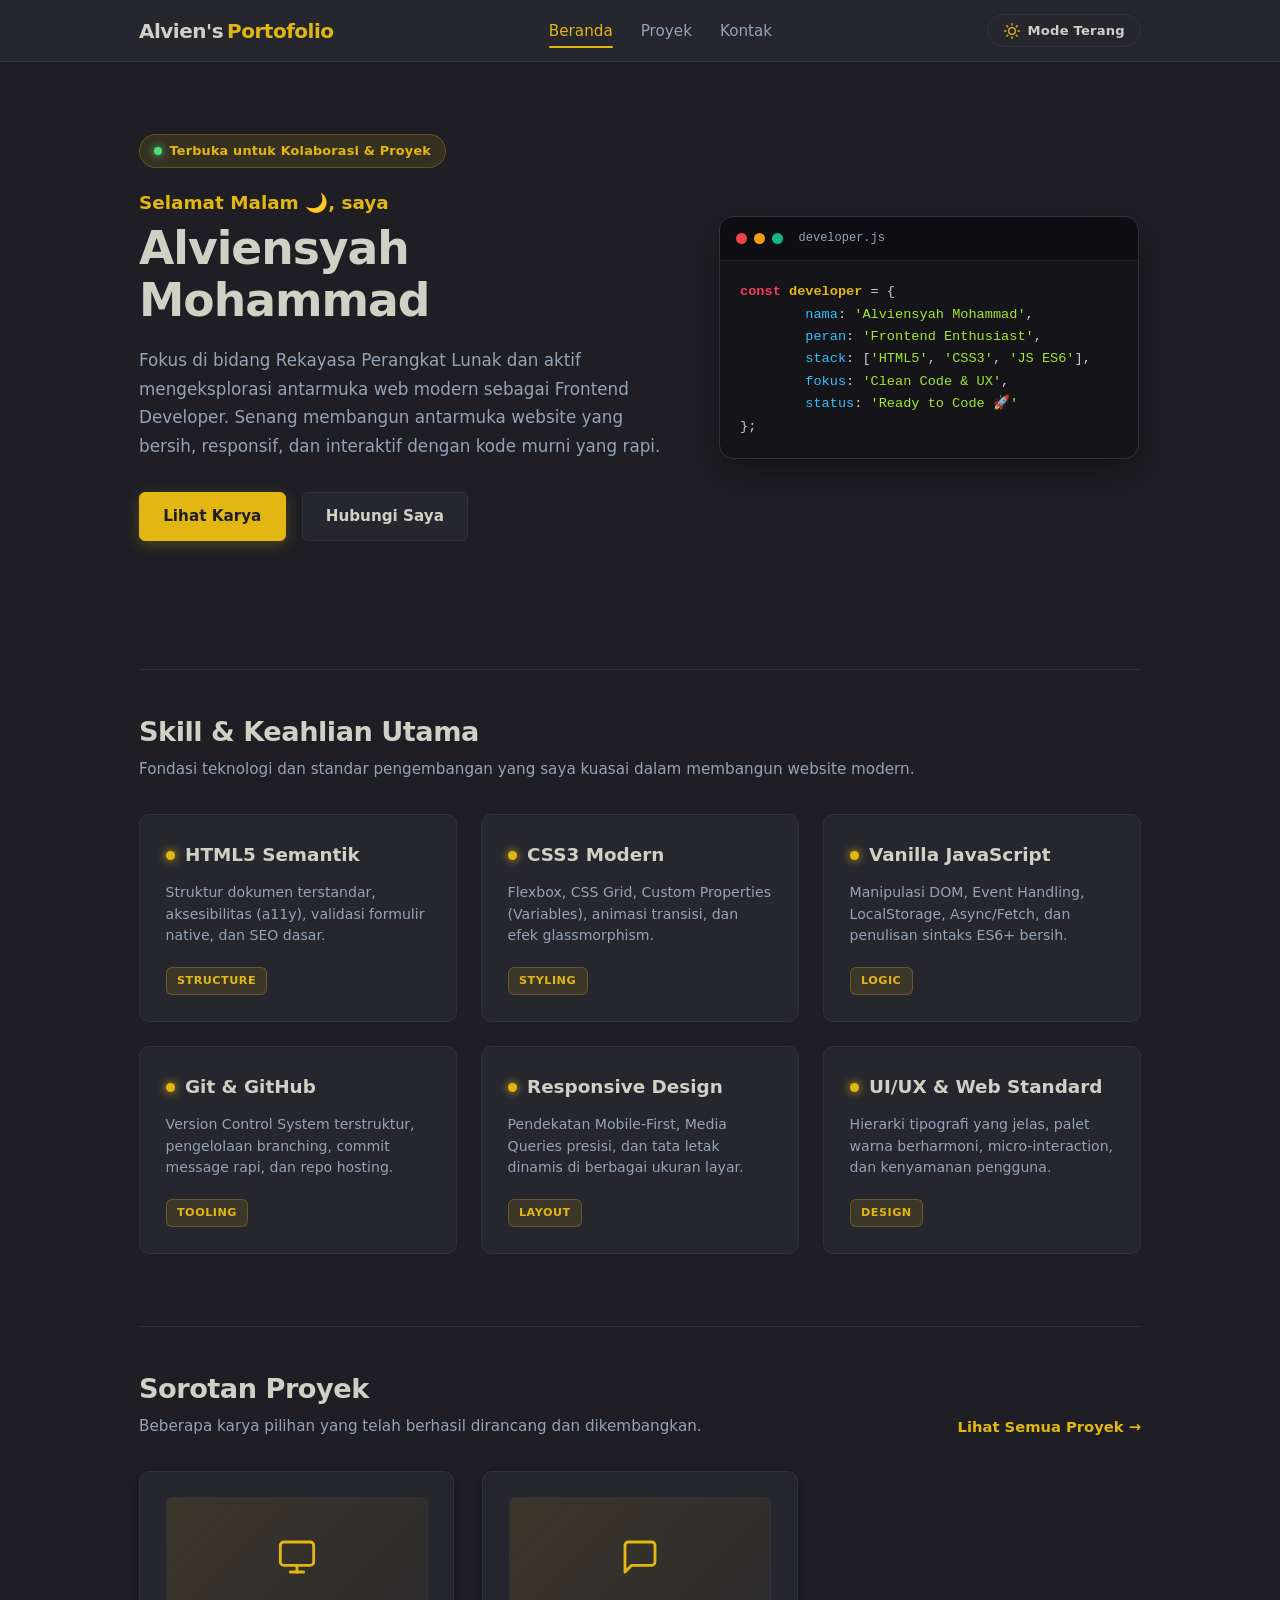
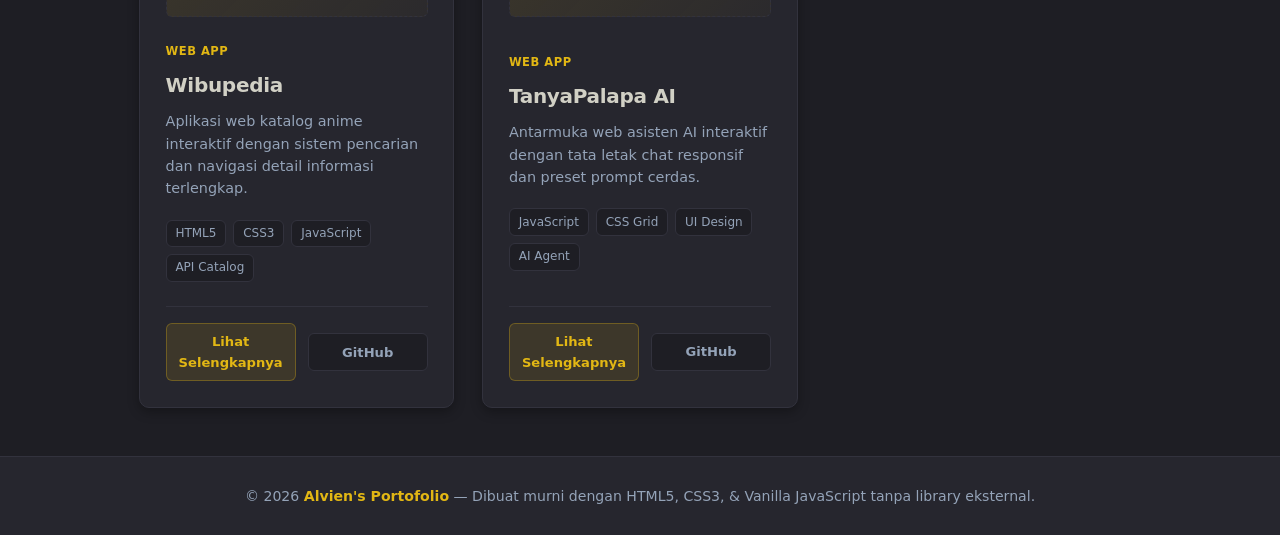
<file: index.html>
<!DOCTYPE html>
<html lang="id">
<head>
    <meta charset="UTF-8">
    <meta name="viewport" content="width=device-width, initial-scale=1.0">
    <meta name="description" content="Portofolio Pribadi Alviensyah Mohammad - Siswa Rekayasa Perangkat Lunak & Frontend Developer. Dibuat murni dengan HTML, CSS, dan JavaScript.">
    <title>Alvien's Portofolio | Beranda</title>
    <link rel="icon" href="data:image/svg+xml,<svg xmlns='http://www.w3.org/2000/svg' viewBox='0 0 100 100'><circle cx='50' cy='50' r='50' fill='%23e2b714'/><text y='.72em' x='50%' text-anchor='middle' font-size='56' font-family='system-ui,sans-serif' font-weight='bold' fill='%231e1e24'>A</text></svg>">
    <link rel="stylesheet" href="./css/style.css">
</head>
<body class="dark-mode">
    <!-- Header & Navigasi -->
    <header>
        <nav class="navbar">
            <a href="index.html" class="logo">Alvien's<span> Portofolio</span></a>
            
            <ul class="nav-links" id="nav-links">
                <li><a href="index.html" class="active">Beranda</a></li>
                <li><a href="projects.html">Proyek</a></li>
                <li><a href="contact.html">Kontak</a></li>
            </ul>

            <div class="nav-actions">
                <!-- Tombol Toggle Tema Modern -->
                <button id="theme-toggle" class="btn-theme" type="button" aria-label="Ganti Tema">
                    <!-- Ikon Matahari -->
                    <svg class="theme-icon sun-icon" viewBox="0 0 24 24" width="16" height="16" fill="none" stroke="currentColor" stroke-width="2" stroke-linecap="round" stroke-linejoin="round">
                        <circle cx="12" cy="12" r="5"></circle>
                        <line x1="12" y1="1" x2="12" y2="3"></line>
                        <line x1="12" y1="21" x2="12" y2="23"></line>
                        <line x1="4.22" y1="4.22" x2="5.64" y2="5.64"></line>
                        <line x1="18.36" y1="18.36" x2="19.78" y2="19.78"></line>
                        <line x1="1" y1="12" x2="3" y2="12"></line>
                        <line x1="21" y1="12" x2="23" y2="12"></line>
                        <line x1="4.22" y1="19.78" x2="5.64" y2="18.36"></line>
                        <line x1="18.36" y1="5.64" x2="19.78" y2="4.22"></line>
                    </svg>

                    <!-- Ikon Bulan -->
                    <svg class="theme-icon moon-icon" viewBox="0 0 24 24" width="16" height="16" fill="none" stroke="currentColor" stroke-width="2" stroke-linecap="round" stroke-linejoin="round">
                        <path d="M21 12.79A9 9 0 1 1 11.21 3 7 7 0 0 0 21 12.79z"></path>
                    </svg>
                    <span id="theme-text">Mode Terang</span>
                </button>

                <!-- Tombol Menu Mobile Hamburger -->
                <button id="mobile-menu-btn" class="btn-mobile-menu" type="button" aria-label="Buka Navigasi" aria-expanded="false">
                    <span class="hamburger-line"></span>
                    <span class="hamburger-line"></span>
                    <span class="hamburger-line"></span>
                </button>
            </div>
        </nav>
    </header>

    <!-- Konten Utama -->
    <main class="container">
        <!-- Hero Section -->
        <section class="hero">
            <div class="hero-content">
                <div class="hero-text">
                    <div class="status-badge">
                        <span class="status-dot"></span>
                        <span>Terbuka untuk Kolaborasi & Proyek</span>
                    </div>
                    <p class="greeting" id="hero-greeting">Halo, saya</p>
                    <h1>Alviensyah Mohammad</h1>
                    <p class="bio">
                        Fokus di bidang Rekayasa Perangkat Lunak dan aktif mengeksplorasi antarmuka web modern sebagai Frontend Developer. Senang membangun antarmuka website yang bersih, responsif, dan interaktif dengan kode murni yang rapi.
                    </p>
                    <div class="hero-actions">
                        <a href="projects.html" class="btn btn-primary">Lihat Karya</a>
                        <a href="contact.html" class="btn btn-secondary">Hubungi Saya</a>
                    </div>
                </div>

                <!-- Hero Visual: Kartu Kode Developer -->
                <div class="hero-visual">
                    <div class="code-card">
                        <div class="code-card-header">
                            <span class="code-dot red"></span>
                            <span class="code-dot yellow"></span>
                            <span class="code-dot green"></span>
                            <span class="code-card-title">developer.js</span>
                        </div>
                        <pre class="code-card-body"><code><span class="code-keyword">const</span> <span class="code-variable">developer</span> = {
        <span class="code-property">nama</span>: <span class="code-string">'Alviensyah Mohammad'</span>,
        <span class="code-property">peran</span>: <span class="code-string">'Frontend Enthusiast'</span>,
        <span class="code-property">stack</span>: [<span class="code-string">'HTML5'</span>, <span class="code-string">'CSS3'</span>, <span class="code-string">'JS ES6'</span>],
        <span class="code-property">fokus</span>: <span class="code-string">'Clean Code & UX'</span>,
        <span class="code-property">status</span>: <span class="code-string">'Ready to Code 🚀'</span>
};</code></pre>
                    </div>
                </div>
            </div>
        </section>

        <!-- Ringkasan Skills -->
        <section class="skills-section">
            <div class="section-title-wrap">
                <h2>Skill & Keahlian Utama</h2>
                <p>Fondasi teknologi dan standar pengembangan yang saya kuasai dalam membangun website modern.</p>
            </div>

            <div class="skills-grid">
                <!-- Skill 1 -->
                <div class="skills-card">
                    <div class="skill-header">
                        <span class="skill-dot"></span>
                        <h3>HTML5 Semantik</h3>
                    </div>
                    <p class="skill-desc">Struktur dokumen terstandar, aksesibilitas (a11y), validasi formulir native, dan SEO dasar.</p>
                    <span class="skill-tag">Structure</span>
                </div>

                <!-- Skill 2 -->
                <div class="skills-card">
                    <div class="skill-header">
                        <span class="skill-dot"></span>
                        <h3>CSS3 Modern</h3>
                    </div>
                    <p class="skill-desc">Flexbox, CSS Grid, Custom Properties (Variables), animasi transisi, dan efek glassmorphism.</p>
                    <span class="skill-tag">Styling</span>
                </div>

                <!-- Skill 3 -->
                <div class="skills-card">
                    <div class="skill-header">
                        <span class="skill-dot"></span>
                        <h3>Vanilla JavaScript</h3>
                    </div>
                    <p class="skill-desc">Manipulasi DOM, Event Handling, LocalStorage, Async/Fetch, dan penulisan sintaks ES6+ bersih.</p>
                    <span class="skill-tag">Logic</span>
                </div>

                <!-- Skill 4 -->
                <div class="skills-card">
                    <div class="skill-header">
                        <span class="skill-dot"></span>
                        <h3>Git & GitHub</h3>
                    </div>
                    <p class="skill-desc">Version Control System terstruktur, pengelolaan branching, commit message rapi, dan repo hosting.</p>
                    <span class="skill-tag">Tooling</span>
                </div>

                <!-- Skill 5 -->
                <div class="skills-card">
                    <div class="skill-header">
                        <span class="skill-dot"></span>
                        <h3>Responsive Design</h3>
                    </div>
                    <p class="skill-desc">Pendekatan Mobile-First, Media Queries presisi, dan tata letak dinamis di berbagai ukuran layar.</p>
                    <span class="skill-tag">Layout</span>
                </div>

                <!-- Skill 6 -->
                <div class="skills-card">
                    <div class="skill-header">
                        <span class="skill-dot"></span>
                        <h3>UI/UX & Web Standard</h3>
                    </div>
                    <p class="skill-desc">Hierarki tipografi yang jelas, palet warna berharmoni, micro-interaction, dan kenyamanan pengguna.</p>
                    <span class="skill-tag">Design</span>
                </div>
            </div>
        </section>

        <!-- Sorotan Proyek Pilihan -->
        <section class="featured-section">
            <div class="section-title-wrap flex-between">
                <div>
                    <h2>Sorotan Proyek</h2>
                    <p>Beberapa karya pilihan yang telah berhasil dirancang dan dikembangkan.</p>
                </div>
                <a href="projects.html" class="link-arrow">Lihat Semua Proyek &rarr;</a>
            </div>

            <div class="projects-grid">
                <!-- Proyek 1 -->
                <article class="project-card">
                    <div class="project-banner-placeholder">
                        <svg viewBox="0 0 24 24" width="40" height="40" fill="none" stroke="currentColor" stroke-width="1.7" stroke-linecap="round" stroke-linejoin="round">
                            <rect x="2" y="3" width="20" height="14" rx="2" ry="2"></rect>
                            <line x1="8" y1="21" x2="16" y2="21"></line>
                            <line x1="12" y1="17" x2="12" y2="21"></line>
                        </svg>
                    </div>
                    <div class="project-info">
                        <span class="badge">Web App</span>
                        <h3>Wibupedia</h3>
                        <p>Aplikasi web katalog anime interaktif dengan sistem pencarian dan navigasi detail informasi terlengkap.</p>
                        <div class="tags">
                            <span>HTML5</span>
                            <span>CSS3</span>
                            <span>JavaScript</span>
                            <span>API Catalog</span>
                        </div>
                    </div>
                    <div class="project-card-footer">
                        <a href="projects.html" class="btn-card-action btn-detail">Lihat Selengkapnya</a>
                        <a href="https://github.com/Haku47" target="_blank" rel="noopener" class="btn-card-action btn-code">GitHub</a>
                    </div>
                </article>

                <!-- Proyek 2 -->
                <article class="project-card">
                    <div class="project-banner-placeholder">
                        <svg viewBox="0 0 24 24" width="40" height="40" fill="none" stroke="currentColor" stroke-width="1.7" stroke-linecap="round" stroke-linejoin="round">
                            <path d="M21 15a2 2 0 0 1-2 2H7l-4 4V5a2 2 0 0 1 2-2h14a2 2 0 0 1 2 2z"></path>
                        </svg>
                    </div>
                    <div class="project-info">
                        <span class="badge">Web App</span>
                        <h3>TanyaPalapa AI</h3>
                        <p>Antarmuka web asisten AI interaktif dengan tata letak chat responsif dan preset prompt cerdas.</p>
                        <div class="tags">
                            <span>JavaScript</span>
                            <span>CSS Grid</span>
                            <span>UI Design</span>
                            <span>AI Agent</span>
                        </div>
                    </div>
                    <div class="project-card-footer">
                        <a href="projects.html" class="btn-card-action btn-detail">Lihat Selengkapnya</a>
                        <a href="https://github.com/Haku47" target="_blank" rel="noopener" class="btn-card-action btn-code">GitHub</a>
                    </div>
                </article>
            </div>
        </section>
    </main>

    <!-- Tombol Scroll to Top -->
    <button id="scroll-top-btn" class="btn-scroll-top" type="button" aria-label="Kembali ke atas">
        <svg viewBox="0 0 24 24" width="20" height="20" fill="none" stroke="currentColor" stroke-width="2.2" stroke-linecap="round" stroke-linejoin="round">
            <polyline points="18 15 12 9 6 15"></polyline>
        </svg>
    </button>

    <!-- Footer -->
    <footer>
        <p>&copy; 2026 <strong>Alvien's Portofolio</strong> &mdash; Dibuat murni dengan HTML5, CSS3, &amp; Vanilla JavaScript tanpa library eksternal.</p>
    </footer>

    <!-- Script Utama -->
    <script src="./js/main.js"></script>
</body>
</html>
</file>
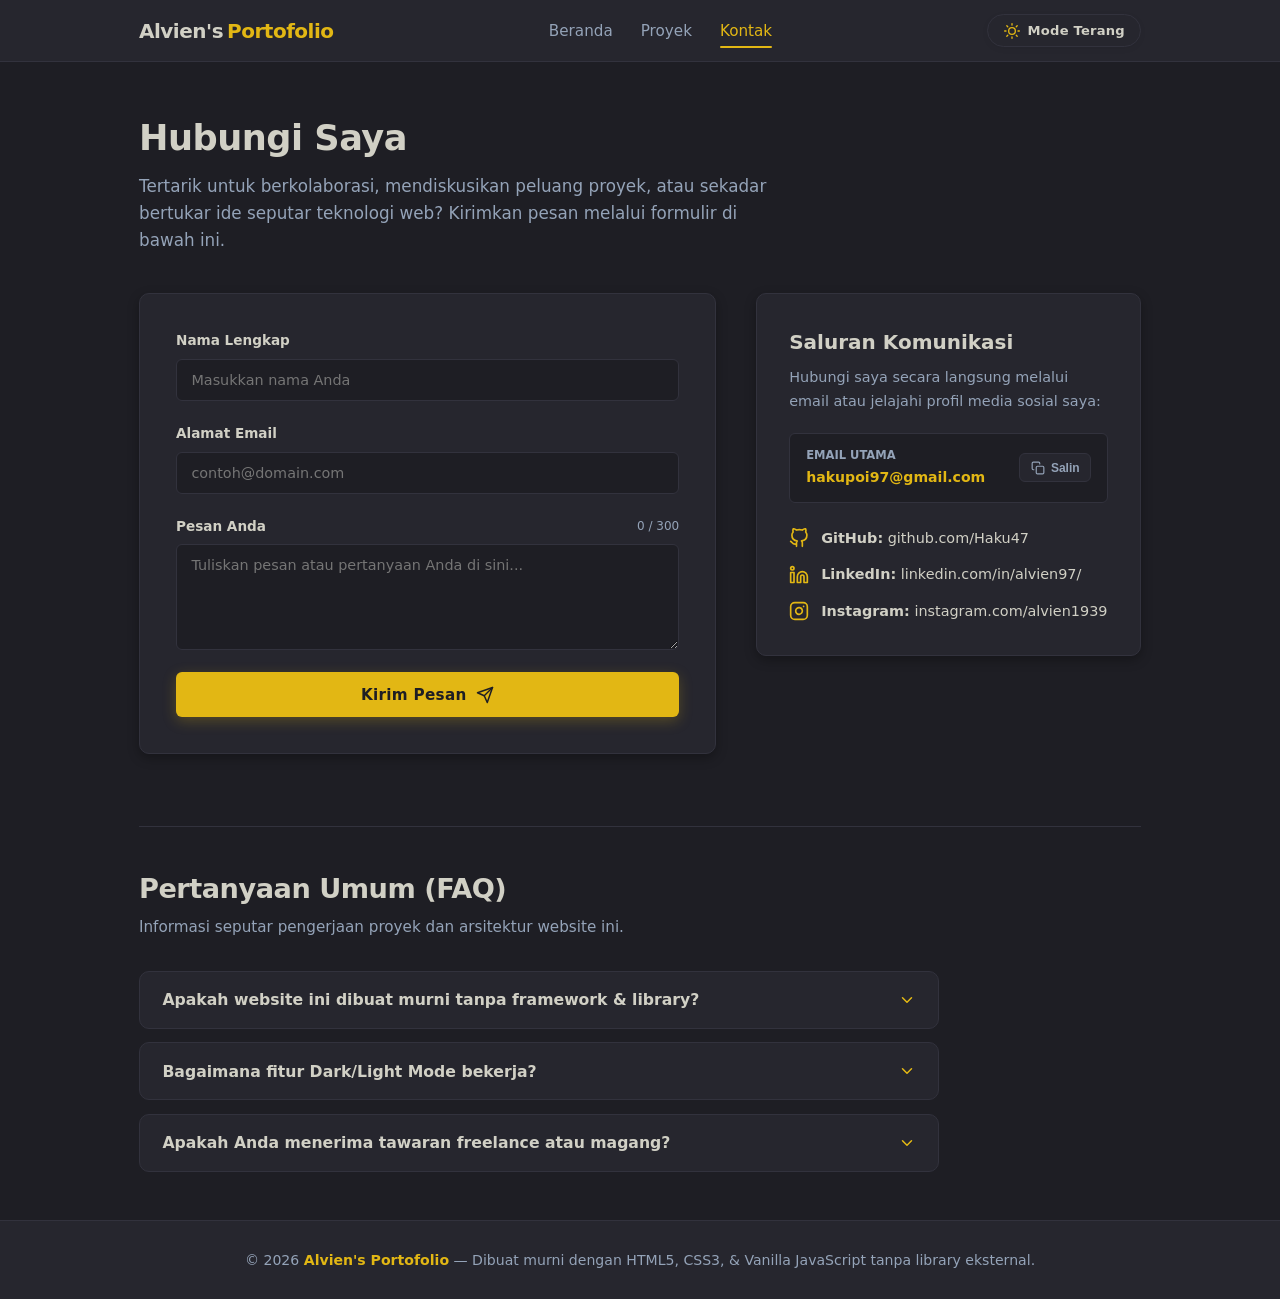
<file: contact.html>
<!DOCTYPE html>
<html lang="id">
<head>
    <meta charset="UTF-8">
    <meta name="viewport" content="width=device-width, initial-scale=1.0">
    <meta name="description" content="Hubungi Alviensyah Mohammad untuk kolaborasi proyek web frontend dan diskusi pengembangan software.">
    <title>Alvien's Portofolio | Kontak</title>
    <link rel="icon" href="data:image/svg+xml,<svg xmlns='http://www.w3.org/2000/svg' viewBox='0 0 100 100'><circle cx='50' cy='50' r='50' fill='%23e2b714'/><text y='.72em' x='50%' text-anchor='middle' font-size='56' font-family='system-ui,sans-serif' font-weight='bold' fill='%231e1e24'>A</text></svg>">
    <link rel="stylesheet" href="./css/style.css">
</head>
<body class="dark-mode">
    <!-- Header & Navigasi -->
    <header>
        <nav class="navbar">
            <a href="index.html" class="logo">Alvien's<span> Portofolio</span></a>
            
            <ul class="nav-links" id="nav-links">
                <li><a href="index.html">Beranda</a></li>
                <li><a href="projects.html">Proyek</a></li>
                <li><a href="contact.html" class="active">Kontak</a></li>
            </ul>

            <div class="nav-actions">
                <!-- Tombol Toggle Tema -->
                <button id="theme-toggle" class="btn-theme" type="button" aria-label="Ganti Tema">
                    <svg class="theme-icon sun-icon" viewBox="0 0 24 24" width="16" height="16" fill="none" stroke="currentColor" stroke-width="2" stroke-linecap="round" stroke-linejoin="round">
                        <circle cx="12" cy="12" r="5"></circle>
                        <line x1="12" y1="1" x2="12" y2="3"></line>
                        <line x1="12" y1="21" x2="12" y2="23"></line>
                        <line x1="4.22" y1="4.22" x2="5.64" y2="5.64"></line>
                        <line x1="18.36" y1="18.36" x2="19.78" y2="19.78"></line>
                        <line x1="1" y1="12" x2="3" y2="12"></line>
                        <line x1="21" y1="12" x2="23" y2="12"></line>
                        <line x1="4.22" y1="19.78" x2="5.64" y2="18.36"></line>
                        <line x1="18.36" y1="5.64" x2="19.78" y2="4.22"></line>
                    </svg>

                    <svg class="theme-icon moon-icon" viewBox="0 0 24 24" width="16" height="16" fill="none" stroke="currentColor" stroke-width="2" stroke-linecap="round" stroke-linejoin="round">
                        <path d="M21 12.79A9 9 0 1 1 11.21 3 7 7 0 0 0 21 12.79z"></path>
                    </svg>
                    <span id="theme-text">Mode Terang</span>
                </button>

                <!-- Tombol Menu Mobile Hamburger -->
                <button id="mobile-menu-btn" class="btn-mobile-menu" type="button" aria-label="Buka Navigasi" aria-expanded="false">
                    <span class="hamburger-line"></span>
                    <span class="hamburger-line"></span>
                    <span class="hamburger-line"></span>
                </button>
            </div>
        </nav>
    </header>

    <!-- Konten Utama -->
    <main class="container">
        <section class="page-header">
            <h1>Hubungi Saya</h1>
            <p>Tertarik untuk berkolaborasi, mendiskusikan peluang proyek, atau sekadar bertukar ide seputar teknologi web? Kirimkan pesan melalui formulir di bawah ini.</p>
        </section>

        <div class="contact-layout">
            <!-- Formulir Kontak dengan Validasi JavaScript -->
            <form id="contact-form" class="contact-form" novalidate>
                <div class="form-group">
                    <label for="name">Nama Lengkap</label>
                    <input type="text" id="name" name="name" placeholder="Masukkan nama Anda" required autocomplete="name">
                </div>

                <div class="form-group">
                    <label for="email">Alamat Email</label>
                    <input type="email" id="email" name="email" placeholder="contoh@domain.com" required autocomplete="email">
                </div>

                <div class="form-group">
                    <div class="form-label-row">
                        <label for="message">Pesan Anda</label>
                        <span id="char-counter" class="char-counter">0 / 300</span>
                    </div>
                    <textarea id="message" name="message" rows="5" maxlength="300" placeholder="Tuliskan pesan atau pertanyaan Anda di sini..." required></textarea>
                </div>

                <button type="submit" class="btn-submit">
                    <span>Kirim Pesan</span>
                    <svg class="send-icon" viewBox="0 0 24 24" width="18" height="18" fill="none" stroke="currentColor" stroke-width="2" stroke-linecap="round" stroke-linejoin="round">
                        <line x1="22" y1="2" x2="11" y2="13"></line>
                        <polygon points="22 2 15 22 11 13 2 9 22 2"></polygon>
                    </svg>
                </button>

                <!-- Feedback Validasi & Pengiriman Dinamis -->
                <p id="form-feedback" class="form-feedback" role="alert"></p>
            </form>

            <!-- Informasi Kontak & Saluran Media Sosial -->
            <div class="contact-info-wrap">
                <aside class="contact-info">
                    <h3>Saluran Komunikasi</h3>
                    <p>Hubungi saya secara langsung melalui email atau jelajahi profil media sosial saya:</p>

                    <!-- Quick Email Box dengan Fitur Salin Clipboard -->
                    <div class="quick-email-card">
                        <div>
                            <span style="font-size: 0.72rem; color: var(--text-muted); display: block; text-transform: uppercase; font-weight: 700;">Email Utama</span>
                            <span id="email-address" class="quick-email-text">hakupoi97@gmail.com</span>
                        </div>
                        <button id="btn-copy-email" class="btn-copy" type="button" aria-label="Salin alamat email">
                            <svg viewBox="0 0 24 24" width="14" height="14" fill="none" stroke="currentColor" stroke-width="2" stroke-linecap="round" stroke-linejoin="round">
                                <rect x="9" y="9" width="13" height="13" rx="2" ry="2"></rect>
                                <path d="M5 15H4a2 2 0 0 1-2-2V4a2 2 0 0 1 2-2h9a2 2 0 0 1 2 2v1"></path>
                            </svg>
                            <span id="copy-btn-label">Salin</span>
                        </button>
                    </div>

                    <!-- Tautan Sosial Media -->
                    <ul class="social-links">
                        <li>
                            <svg class="social-icon" viewBox="0 0 24 24" fill="none" stroke="currentColor" stroke-width="2" stroke-linecap="round" stroke-linejoin="round">
                                <path d="M9 19c-5 1.5-5-2.5-7-3m14 6v-3.87a3.37 3.37 0 0 0-.94-2.61c3.14-.35 6.44-1.54 6.44-7A5.44 5.44 0 0 0 20 4.77 5.07 5.07 0 0 0 19.91 1S18.73.65 16 2.48a13.38 13.38 0 0 0-7 0C6.27.65 5.09 1 5.09 1A5.07 5.07 0 0 0 5 4.77a5.44 5.44 0 0 0-1.5 3.78c0 5.42 3.3 6.61 6.44 7A3.37 3.37 0 0 0 9 18.13V22"></path>
                            </svg>
                            <div>
                                <strong>GitHub:</strong>
                                <a href="https://github.com/Haku47" target="_blank" rel="noopener">github.com/Haku47</a>
                            </div>
                        </li>
                        <li>
                            <svg class="social-icon" viewBox="0 0 24 24" fill="none" stroke="currentColor" stroke-width="2" stroke-linecap="round" stroke-linejoin="round">
                                <path d="M16 8a6 6 0 0 1 6 6v7h-4v-7a2 2 0 0 0-2-2 2 2 0 0 0-2 2v7h-4v-7a6 6 0 0 1 6-6z"></path>
                                <rect x="2" y="9" width="4" height="12"></rect>
                                <circle cx="4" cy="4" r="2"></circle>
                            </svg>
                            <div>
                                <strong>LinkedIn:</strong>
                                <a href="https://www.linkedin.com/in/alvien97/" target="_blank" rel="noopener">linkedin.com/in/alvien97/</a>
                            </div>
                        </li>
                        <li>
                            <svg class="social-icon" viewBox="0 0 24 24" fill="none" stroke="currentColor" stroke-width="2" stroke-linecap="round" stroke-linejoin="round">
                                <rect x="2" y="2" width="20" height="20" rx="5" ry="5"></rect>
                                <path d="M16 11.37A4 4 0 1 1 12.63 8 4 4 0 0 1 16 11.37z"></path>
                                <line x1="17.5" y1="6.5" x2="17.51" y2="6.5"></line>
                            </svg>
                            <div>
                                <strong>Instagram:</strong>
                                <a href="https://www.instagram.com/alvien1939" target="_blank" rel="noopener">instagram.com/alvien1939</a>
                            </div>
                        </li>
                    </ul>
                </aside>
            </div>
        </div>

        <!-- Bagian FAQ Interaktif -->
        <section class="faq-section">
            <div class="section-title-wrap">
                <h2>Pertanyaan Umum (FAQ)</h2>
                <p>Informasi seputar pengerjaan proyek dan arsitektur website ini.</p>
            </div>

            <div class="accordion" id="faq-accordion">
                <!-- Item 1 -->
                <div class="accordion-item">
                    <button class="accordion-header" type="button" aria-expanded="false">
                        <span>Apakah website ini dibuat murni tanpa framework &amp; library?</span>
                        <svg class="accordion-icon" viewBox="0 0 24 24" fill="none" stroke="currentColor" stroke-width="2" stroke-linecap="round" stroke-linejoin="round">
                            <polyline points="6 9 12 15 18 9"></polyline>
                        </svg>
                    </button>
                    <div class="accordion-content">
                        <p>Benar! Seluruh halaman website ini dibangun 100% menggunakan HTML5 semantik, CSS3 modern dengan custom properties (variabel tema), dan Vanilla JavaScript murni tanpa ketergantungan library pihak ketiga seperti Bootstrap, Tailwind CSS, jQuery, maupun React.</p>
                    </div>
                </div>

                <!-- Item 2 -->
                <div class="accordion-item">
                    <button class="accordion-header" type="button" aria-expanded="false">
                        <span>Bagaimana fitur Dark/Light Mode bekerja?</span>
                        <svg class="accordion-icon" viewBox="0 0 24 24" fill="none" stroke="currentColor" stroke-width="2" stroke-linecap="round" stroke-linejoin="round">
                            <polyline points="6 9 12 15 18 9"></polyline>
                        </svg>
                    </button>
                    <div class="accordion-content">
                        <p>Mode tema bekerja melalui JavaScript Event dengan mengubah class pada elemen <code>&lt;body&gt;</code> dan menyimpannya secara otomatis ke dalam <code>LocalStorage</code> browser. Pengaturan tema Anda akan tetap tersimpan meskipun berpindah halaman atau me-refresh tab.</p>
                    </div>
                </div>

                <!-- Item 3 -->
                <div class="accordion-item">
                    <button class="accordion-header" type="button" aria-expanded="false">
                        <span>Apakah Anda menerima tawaran freelance atau magang?</span>
                        <svg class="accordion-icon" viewBox="0 0 24 24" fill="none" stroke="currentColor" stroke-width="2" stroke-linecap="round" stroke-linejoin="round">
                            <polyline points="6 9 12 15 18 9"></polyline>
                        </svg>
                    </button>
                    <div class="accordion-content">
                        <p>Tentu saja! Saya sangat antusias untuk berkolaborasi dalam proyek antarmuka website frontend, eksplorasi antarmuka UI/UX, maupun kesempatan magang profesional. Silakan kirimkan pesan lewat form di atas atau langsung kontak email saya.</p>
                    </div>
                </div>
            </div>
        </section>
    </main>

    <!-- Tombol Scroll to Top -->
    <button id="scroll-top-btn" class="btn-scroll-top" type="button" aria-label="Kembali ke atas">
        <svg viewBox="0 0 24 24" width="20" height="20" fill="none" stroke="currentColor" stroke-width="2.2" stroke-linecap="round" stroke-linejoin="round">
            <polyline points="18 15 12 9 6 15"></polyline>
        </svg>
    </button>

    <!-- Footer -->
    <footer>
        <p>&copy; 2026 <strong>Alvien's Portofolio</strong> &mdash; Dibuat murni dengan HTML5, CSS3, &amp; Vanilla JavaScript tanpa library eksternal.</p>
    </footer>

    <!-- Script Utama -->
    <script src="./js/main.js"></script>
</body>
</html>
</file>
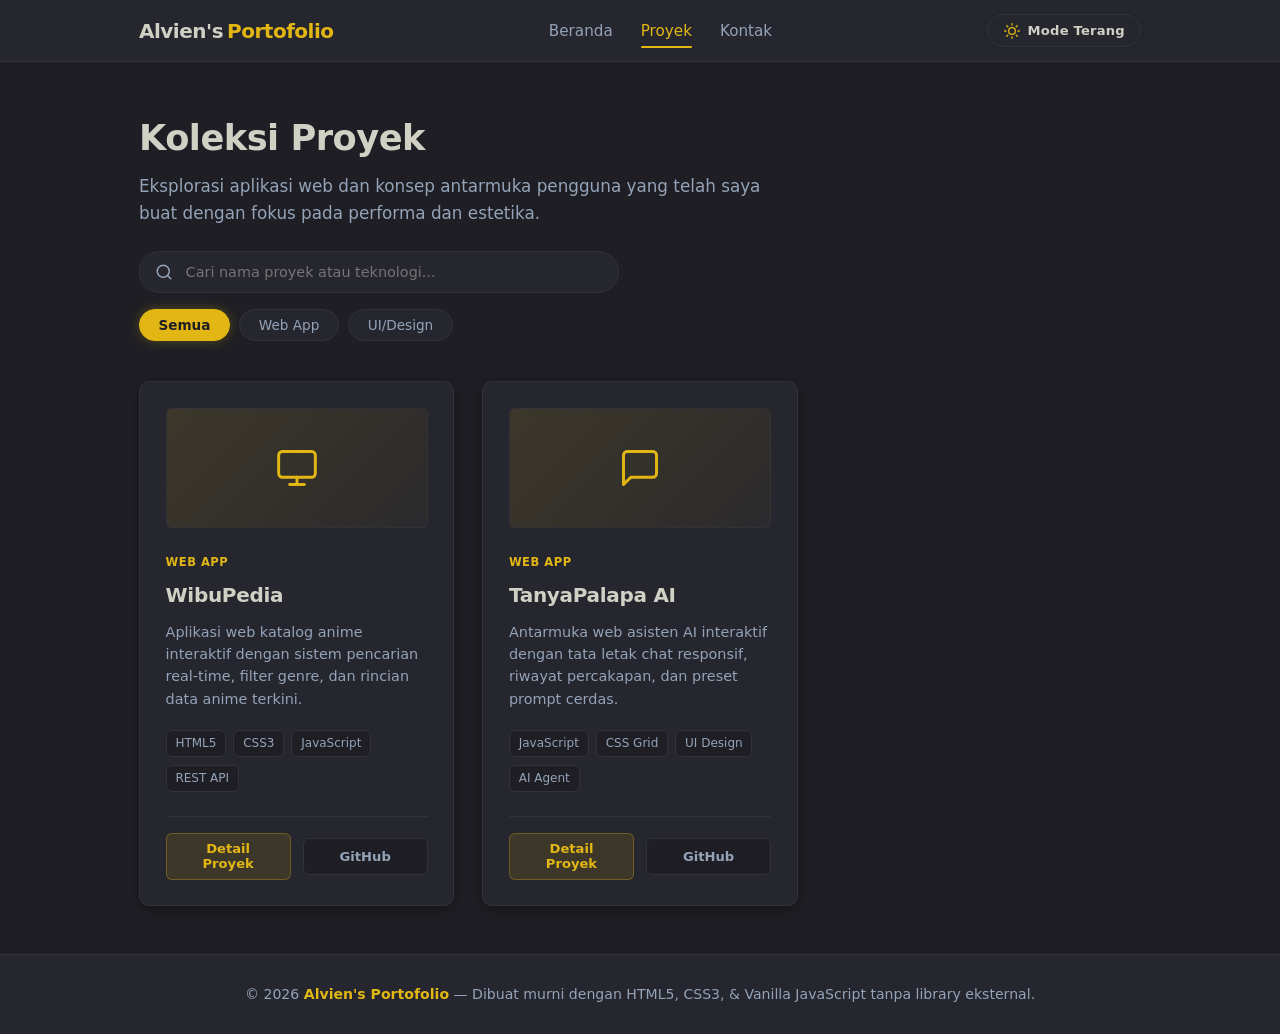
<file: projects.html>
<!DOCTYPE html>
<html lang="id">
<head>
    <meta charset="UTF-8">
    <meta name="viewport" content="width=device-width, initial-scale=1.0">
    <meta name="description" content="Koleksi proyek web aplikasi dan desain antarmuka oleh Alviensyah Mohammad.">
    <title>Alvien's Portofolio | Proyek</title>
    <link rel="icon" href="data:image/svg+xml,<svg xmlns='http://www.w3.org/2000/svg' viewBox='0 0 100 100'><circle cx='50' cy='50' r='50' fill='%23e2b714'/><text y='.72em' x='50%' text-anchor='middle' font-size='56' font-family='system-ui,sans-serif' font-weight='bold' fill='%231e1e24'>A</text></svg>">
    <link rel="stylesheet" href="./css/style.css">
</head>
<body class="dark-mode">
    <!-- Header & Navigasi -->
    <header>
        <nav class="navbar">
            <a href="index.html" class="logo">Alvien's<span> Portofolio</span></a>
            
            <ul class="nav-links" id="nav-links">
                <li><a href="index.html">Beranda</a></li>
                <li><a href="projects.html" class="active">Proyek</a></li>
                <li><a href="contact.html">Kontak</a></li>
            </ul>

            <div class="nav-actions">
                <!-- Tombol Toggle Tema -->
                <button id="theme-toggle" class="btn-theme" type="button" aria-label="Ganti Tema">
                    <svg class="theme-icon sun-icon" viewBox="0 0 24 24" width="16" height="16" fill="none" stroke="currentColor" stroke-width="2" stroke-linecap="round" stroke-linejoin="round">
                        <circle cx="12" cy="12" r="5"></circle>
                        <line x1="12" y1="1" x2="12" y2="3"></line>
                        <line x1="12" y1="21" x2="12" y2="23"></line>
                        <line x1="4.22" y1="4.22" x2="5.64" y2="5.64"></line>
                        <line x1="18.36" y1="18.36" x2="19.78" y2="19.78"></line>
                        <line x1="1" y1="12" x2="3" y2="12"></line>
                        <line x1="21" y1="12" x2="23" y2="12"></line>
                        <line x1="4.22" y1="19.78" x2="5.64" y2="18.36"></line>
                        <line x1="18.36" y1="5.64" x2="19.78" y2="4.22"></line>
                    </svg>

                    <svg class="theme-icon moon-icon" viewBox="0 0 24 24" width="16" height="16" fill="none" stroke="currentColor" stroke-width="2" stroke-linecap="round" stroke-linejoin="round">
                        <path d="M21 12.79A9 9 0 1 1 11.21 3 7 7 0 0 0 21 12.79z"></path>
                    </svg>
                    <span id="theme-text">Mode Terang</span>
                </button>

                <!-- Tombol Menu Mobile Hamburger -->
                <button id="mobile-menu-btn" class="btn-mobile-menu" type="button" aria-label="Buka Navigasi" aria-expanded="false">
                    <span class="hamburger-line"></span>
                    <span class="hamburger-line"></span>
                    <span class="hamburger-line"></span>
                </button>
            </div>
        </nav>
    </header>

    <!-- Konten Utama -->
    <main class="container">
        <section class="page-header">
            <h1>Koleksi Proyek</h1>
            <p>Eksplorasi aplikasi web dan konsep antarmuka pengguna yang telah saya buat dengan fokus pada performa dan estetika.</p>

            <!-- Filter & Pencarian Dinamis -->
            <div class="filter-search-wrap">
                <!-- Search Box Interaktif -->
                <div class="search-box">
                    <svg class="search-icon" viewBox="0 0 24 24" width="18" height="18" fill="none" stroke="currentColor" stroke-width="2" stroke-linecap="round" stroke-linejoin="round">
                        <circle cx="11" cy="11" r="8"></circle>
                        <line x1="21" y1="21" x2="16.65" y2="16.65"></line>
                    </svg>
                    <input type="text" id="project-search" placeholder="Cari nama proyek atau teknologi..." aria-label="Cari proyek">
                </div>

                <!-- Tombol Filter Kategori -->
                <div class="filter-container">
                    <button class="filter-btn active" data-category="all">Semua</button>
                    <button class="filter-btn" data-category="app">Web App</button>
                    <button class="filter-btn" data-category="ui">UI/Design</button>
                </div>
            </div>
        </section>

        <!-- Grid Kartu Proyek -->
        <section class="projects-grid" id="projects-grid">
            <!-- Proyek 1: Wibupedia -->
            <article class="project-card" data-category="app" data-id="wibupedia">
                <div class="project-banner-placeholder">
                    <svg viewBox="0 0 24 24" width="44" height="44" fill="none" stroke="currentColor" stroke-width="1.6" stroke-linecap="round" stroke-linejoin="round">
                        <rect x="2" y="3" width="20" height="14" rx="2" ry="2"></rect>
                        <line x1="8" y1="21" x2="16" y2="21"></line>
                        <line x1="12" y1="17" x2="12" y2="21"></line>
                    </svg>
                </div>
                <div class="project-info">
                    <span class="badge">Web App</span>
                    <h3>WibuPedia</h3>
                    <p>Aplikasi web katalog anime interaktif dengan sistem pencarian real-time, filter genre, dan rincian data anime terkini.</p>
                    <div class="tags">
                        <span>HTML5</span>
                        <span>CSS3</span>
                        <span>JavaScript</span>
                        <span>REST API</span>
                    </div>
                </div>
                <div class="project-card-footer">
                    <button class="btn-card-action btn-detail" data-project-id="wibupedia">Detail Proyek</button>
                    <a href="https://github.com/Haku47" target="_blank" rel="noopener" class="btn-card-action btn-code">GitHub</a>
                </div>
            </article>

            <!-- Proyek 2: TanyaPalapa AI -->
            <article class="project-card" data-category="app" data-id="tanyapalapa">
                <div class="project-banner-placeholder">
                    <svg viewBox="0 0 24 24" width="44" height="44" fill="none" stroke="currentColor" stroke-width="1.6" stroke-linecap="round" stroke-linejoin="round">
                        <path d="M21 15a2 2 0 0 1-2 2H7l-4 4V5a2 2 0 0 1 2-2h14a2 2 0 0 1 2 2z"></path>
                    </svg>
                </div>
                <div class="project-info">
                    <span class="badge">Web App</span>
                    <h3>TanyaPalapa AI</h3>
                    <p>Antarmuka web asisten AI interaktif dengan tata letak chat responsif, riwayat percakapan, dan preset prompt cerdas.</p>
                    <div class="tags">
                        <span>JavaScript</span>
                        <span>CSS Grid</span>
                        <span>UI Design</span>
                        <span>AI Agent</span>
                    </div>
                </div>
                <div class="project-card-footer">
                    <button class="btn-card-action btn-detail" data-project-id="tanyapalapa">Detail Proyek</button>
                    <a href="https://github.com/Haku47" target="_blank" rel="noopener" class="btn-card-action btn-code">GitHub</a>
                </div>
            </article>
        </section>

        <!-- Pesan ketika tidak ada proyek yang cocok -->
        <div id="no-projects" class="empty-state hidden">
            <p>Tidak ditemukan proyek yang cocok dengan kata kunci atau filter yang Anda pilih.</p>
        </div>
    </main>

    <!-- Modal Detail Proyek -->
    <div id="project-modal" class="modal-backdrop hidden" role="dialog" aria-modal="true" aria-labelledby="modal-title">
        <div class="modal-container">
            <button id="modal-close-btn" class="modal-close" type="button" aria-label="Tutup Detail Proyek">&times;</button>
            <div class="modal-header">
                <span id="modal-badge" class="badge">Kategori</span>
                <h2 id="modal-title">Judul Proyek</h2>
            </div>
            <div class="modal-body">
                <p id="modal-description" class="modal-desc">Deskripsi lengkap proyek akan tampil di sini.</p>
                <div class="modal-section">
                    <h4>Fitur &amp; Karakteristik Utama:</h4>
                    <ul id="modal-features" class="modal-features-list"></ul>
                </div>
                <div class="modal-section">
                    <h4>Teknologi yang Digunakan:</h4>
                    <div id="modal-tags" class="tags"></div>
                </div>
            </div>
            <div class="modal-footer">
                <a id="modal-github" href="https://github.com/Haku47" target="_blank" rel="noopener" class="btn btn-primary">Buka Repository</a>
                <button id="modal-close-action" type="button" class="btn btn-secondary">Tutup</button>
            </div>
        </div>
    </div>

    <!-- Tombol Scroll to Top -->
    <button id="scroll-top-btn" class="btn-scroll-top" type="button" aria-label="Kembali ke atas">
        <svg viewBox="0 0 24 24" width="20" height="20" fill="none" stroke="currentColor" stroke-width="2.2" stroke-linecap="round" stroke-linejoin="round">
            <polyline points="18 15 12 9 6 15"></polyline>
        </svg>
    </button>

    <!-- Footer -->
    <footer>
        <p>&copy; 2026 <strong>Alvien's Portofolio</strong> &mdash; Dibuat murni dengan HTML5, CSS3, &amp; Vanilla JavaScript tanpa library eksternal.</p>
    </footer>

    <!-- Script Utama -->
    <script src="./js/main.js"></script>
</body>
</html>
</file>
<file: css/style.css>
:root {
  --bg-primary: #f8fafc;
  --bg-surface: #ffffff;
  --bg-elevated: #f1f5f9;
  --text-main: #0f172a;
  --text-muted: #64748b;
  --accent-color: #e2b714;
  --accent-hover: #ca9e0d;
  --accent-subtle: rgba(226, 183, 20, 0.12);
  --border-color: #e2e8f0;
  --border-hover: #cbd5e1;
  --card-shadow: 0 4px 6px -1px rgba(0, 0, 0, 0.05), 0 2px 4px -2px rgba(0, 0, 0, 0.05);
  --card-shadow-hover: 0 12px 24px -4px rgba(0, 0, 0, 0.1);
  --success-color: #10b981;
  --error-color: #ef4444;
  --code-bg: #0f172a;
  --code-text: #e2e8f0;
  --radius-sm: 6px;
  --radius-md: 10px;
  --radius-lg: 14px;
  --radius-full: 9999px;
  --transition-fast: 0.15s ease;
  --transition-normal: 0.25s cubic-bezier(0.4, 0, 0.2, 1);
}

body.dark-mode {
  --bg-primary: #1e1e24;
  --bg-surface: #26262e;
  --bg-elevated: #2f2f39;
  --text-main: #d1d0c5;
  --text-muted: #94a3b8;
  --accent-color: #e2b714;
  --accent-hover: #fcd34d;
  --accent-subtle: rgba(226, 183, 20, 0.12);
  --border-color: #32323d;
  --border-hover: #454553;
  --card-shadow: 0 4px 12px rgba(0, 0, 0, 0.3);
  --card-shadow-hover: 0 12px 28px rgba(0, 0, 0, 0.45);
  --success-color: #4ade80;
  --error-color: #f87171;
  --code-bg: #141419;
  --code-text: #d1d0c5;
}

/* Reset & Dasar */
* {
  margin: 0;
  padding: 0;
  box-sizing: border-box;
}

html {
  scroll-behavior: smooth;
}

body {
  font-family: system-ui, -apple-system, BlinkMacSystemFont, 'Segoe UI', Roboto, Oxygen, Ubuntu, Cantarell, sans-serif;
  background-color: var(--bg-primary);
  color: var(--text-main);
  line-height: 1.6;
  min-height: 100vh;
  display: flex;
  flex-direction: column;
  transition: background-color var(--transition-normal), color var(--transition-normal);
  -webkit-font-smoothing: antialiased;
}

img, svg {
  vertical-align: middle;
}

/* Header & Navigasi */
header {
  background-color: var(--bg-surface);
  border-bottom: 1px solid var(--border-color);
  position: sticky;
  top: 0;
  z-index: 100;
  backdrop-filter: blur(8px);
  transition: background-color var(--transition-normal), border-color var(--transition-normal);
}

.navbar {
  max-width: 1050px;
  margin: 0 auto;
  padding: 0.9rem 1.5rem;
  display: flex;
  align-items: center;
  justify-content: space-between;
  gap: 1rem;
}

.logo {
  font-size: 1.25rem;
  font-weight: 700;
  text-decoration: none;
  color: var(--text-main);
  letter-spacing: -0.5px;
  display: flex;
  align-items: center;
  gap: 0.25rem;
}

.logo span {
  color: var(--accent-color);
}

.nav-links {
  list-style: none;
  display: flex;
  gap: 1.75rem;
  align-items: center;
}

.nav-links a {
  text-decoration: none;
  color: var(--text-muted);
  font-weight: 500;
  font-size: 0.95rem;
  transition: color var(--transition-fast), border-color var(--transition-fast);
  position: relative;
  padding: 0.25rem 0;
}

.nav-links a:hover,
.nav-links a.active {
  color: var(--accent-color);
}

.nav-links a.active::after {
  content: '';
  position: absolute;
  bottom: -4px;
  left: 0;
  width: 100%;
  height: 2px;
  background-color: var(--accent-color);
  border-radius: var(--radius-full);
}

.nav-actions {
  display: flex;
  align-items: center;
  gap: 0.75rem;
}

/* Tombol Ganti Tema */
.btn-theme {
  display: inline-flex;
  align-items: center;
  gap: 0.5rem;
  background-color: var(--bg-surface);
  border: 1px solid var(--border-color);
  color: var(--text-main);
  padding: 0.45rem 0.95rem;
  border-radius: var(--radius-full);
  cursor: pointer;
  font-family: inherit;
  font-size: 0.82rem;
  font-weight: 600;
  letter-spacing: 0.2px;
  transition: all var(--transition-normal);
  box-shadow: 0 2px 6px rgba(0, 0, 0, 0.05);
  user-select: none;
}

.btn-theme:hover {
  border-color: var(--accent-color);
  background-color: var(--accent-subtle);
  transform: translateY(-1px);
  box-shadow: 0 4px 12px rgba(226, 183, 20, 0.15);
}

.btn-theme .theme-icon {
  stroke: var(--accent-color);
  transition: transform 0.3s ease;
}

.btn-theme:hover .theme-icon {
  transform: rotate(25deg);
}

body:not(.dark-mode) .btn-theme .sun-icon {
  display: none;
}

body:not(.dark-mode) .btn-theme .moon-icon {
  display: block;
}

body.dark-mode .btn-theme .sun-icon {
  display: block;
}

body.dark-mode .btn-theme .moon-icon {
  display: none;
}

/* Tombol Hamburger Menu Mobile */
.btn-mobile-menu {
  display: none;
  background: transparent;
  border: 1px solid var(--border-color);
  border-radius: var(--radius-sm);
  padding: 0.45rem 0.6rem;
  cursor: pointer;
  color: var(--text-main);
  flex-direction: column;
  justify-content: center;
  gap: 4px;
  transition: border-color var(--transition-fast);
}

.btn-mobile-menu:hover {
  border-color: var(--accent-color);
}

.hamburger-line {
  width: 20px;
  height: 2px;
  background-color: var(--text-main);
  border-radius: var(--radius-full);
  transition: transform 0.25s ease, opacity 0.25s ease;
}

.btn-mobile-menu.active .hamburger-line:nth-child(1) {
  transform: translateY(6px) rotate(45deg);
}

.btn-mobile-menu.active .hamburger-line:nth-child(2) {
  opacity: 0;
}

.btn-mobile-menu.active .hamburger-line:nth-child(3) {
  transform: translateY(-6px) rotate(-45deg);
}

/* Layout Utama */
.container {
  max-width: 1050px;
  margin: 0 auto;
  padding: 3rem 1.5rem;
  flex: 1;
  width: 100%;
}

.page-header {
  margin-bottom: 2.5rem;
}

.page-header h1 {
  font-size: 2.2rem;
  letter-spacing: -0.5px;
  margin-bottom: 0.4rem;
}

.page-header p {
  color: var(--text-muted);
  font-size: 1.05rem;
  max-width: 650px;
}

/* Hero Section */
.hero {
  padding: 1.5rem 0 3.5rem;
}

.hero-content {
  display: grid;
  grid-template-columns: 1.25fr 1fr;
  gap: 3rem;
  align-items: center;
}

.status-badge {
  display: inline-flex;
  align-items: center;
  gap: 0.5rem;
  padding: 0.35rem 0.85rem;
  border-radius: var(--radius-full);
  background-color: var(--accent-subtle);
  border: 1px solid rgba(226, 183, 20, 0.25);
  color: var(--accent-color);
  font-size: 0.8rem;
  font-weight: 600;
  margin-bottom: 1.25rem;
  letter-spacing: 0.2px;
}

.status-dot {
  width: 8px;
  height: 8px;
  border-radius: 50%;
  background-color: var(--success-color);
  box-shadow: 0 0 8px var(--success-color);
  display: inline-block;
  animation: pulse-dot 2s infinite;
}

@keyframes pulse-dot {
  0% { transform: scale(0.95); box-shadow: 0 0 0 0 rgba(74, 222, 128, 0.7); }
  70% { transform: scale(1.1); box-shadow: 0 0 0 6px rgba(74, 222, 128, 0); }
  100% { transform: scale(0.95); box-shadow: 0 0 0 0 rgba(74, 222, 128, 0); }
}

.greeting {
  font-size: 1.15rem;
  color: var(--accent-color);
  font-weight: 600;
  margin-bottom: 0.35rem;
  display: flex;
  align-items: center;
  gap: 0.5rem;
}

.hero h1 {
  font-size: 2.85rem;
  line-height: 1.15;
  letter-spacing: -1px;
  margin-bottom: 1.15rem;
}

.bio {
  max-width: 580px;
  font-size: 1.05rem;
  color: var(--text-muted);
  line-height: 1.7;
  margin-bottom: 2rem;
}

.hero-actions {
  display: flex;
  gap: 1rem;
  flex-wrap: wrap;
}

/* Hero Code */
.hero-visual {
  display: flex;
  justify-content: center;
}

.code-card {
  width: 100%;
  max-width: 420px;
  background-color: var(--code-bg);
  color: var(--code-text);
  border: 1px solid var(--border-color);
  border-radius: var(--radius-lg);
  box-shadow: 0 14px 35px rgba(0, 0, 0, 0.35);
  overflow: hidden;
  font-family: 'Consolas', 'Fira Code', 'Monaco', monospace;
  transition: transform var(--transition-normal), box-shadow var(--transition-normal);
}

.code-card:hover {
  transform: translateY(-4px);
  box-shadow: 0 20px 40px rgba(0, 0, 0, 0.45);
}

.code-card-header {
  background-color: rgba(0, 0, 0, 0.25);
  padding: 0.75rem 1rem;
  display: flex;
  align-items: center;
  gap: 0.45rem;
  border-bottom: 1px solid rgba(255, 255, 255, 0.08);
}

.code-dot {
  width: 11px;
  height: 11px;
  border-radius: 50%;
  display: inline-block;
}

.code-dot.red { background-color: #ef4444; }
.code-dot.yellow { background-color: #f59e0b; }
.code-dot.green { background-color: #10b981; }

.code-card-title {
  font-size: 0.75rem;
  color: #94a3b8;
  margin-left: 0.5rem;
}

.code-card-body {
  padding: 1.25rem;
  font-size: 0.85rem;
  line-height: 1.65;
  overflow-x: auto;
}

.code-keyword { color: #f43f5e; font-weight: 600; }
.code-variable { color: var(--accent-color); font-weight: 600; }
.code-property { color: #38bdf8; }
.code-string { color: #a3e635; }

/* TOmbol & Interaksi */
.btn {
  display: inline-flex;
  align-items: center;
  justify-content: center;
  gap: 0.5rem;
  padding: 0.7rem 1.45rem;
  border-radius: var(--radius-sm);
  font-weight: 600;
  text-decoration: none;
  font-size: 0.95rem;
  cursor: pointer;
  border: 1px solid transparent;
  transition: all var(--transition-fast);
  user-select: none;
  font-family: inherit;
}

.btn-primary {
  background-color: var(--accent-color);
  color: #1e1e24;
  border-color: var(--accent-color);
  box-shadow: 0 4px 14px rgba(226, 183, 20, 0.25);
}

.btn-primary:hover {
  background-color: var(--accent-hover);
  border-color: var(--accent-hover);
  transform: translateY(-2px);
  box-shadow: 0 6px 18px rgba(226, 183, 20, 0.35);
}

.btn-secondary {
  background-color: var(--bg-surface);
  color: var(--text-main);
  border-color: var(--border-color);
}

.btn-secondary:hover {
  background-color: var(--bg-elevated);
  border-color: var(--border-hover);
  transform: translateY(-2px);
}

.btn-submit {
  display: inline-flex;
  align-items: center;
  justify-content: center;
  gap: 0.6rem;
  width: 100%;
  padding: 0.85rem 1.5rem;
  background-color: var(--accent-color);
  color: #1e1e24;
  border: none;
  border-radius: var(--radius-sm);
  font-family: inherit;
  font-size: 0.95rem;
  font-weight: 700;
  letter-spacing: 0.3px;
  cursor: pointer;
  transition: all var(--transition-normal);
  box-shadow: 0 4px 14px rgba(226, 183, 20, 0.25);
  user-select: none;
}

.btn-submit .send-icon {
  transition: transform 0.2s ease;
}

.btn-submit:hover {
  background-color: var(--accent-hover);
  transform: translateY(-2px);
  box-shadow: 0 6px 20px rgba(226, 183, 20, 0.4);
}

.btn-submit:hover .send-icon {
  transform: translate(2px, -2px);
}

.btn-submit:active {
  transform: translateY(0);
}

.link-arrow {
  color: var(--accent-color);
  text-decoration: none;
  font-weight: 600;
  font-size: 0.92rem;
  display: inline-flex;
  align-items: center;
  gap: 0.35rem;
  transition: gap var(--transition-fast), color var(--transition-fast);
}

.link-arrow:hover {
  color: var(--accent-hover);
  gap: 0.55rem;
}

/* Skills */
.skills-section {
  margin-top: 4.5rem;
  padding-top: 2.5rem;
  border-top: 1px solid var(--border-color);
}

.section-title-wrap {
  margin-bottom: 2rem;
}

.section-title-wrap.flex-between {
  display: flex;
  align-items: flex-end;
  justify-content: space-between;
  flex-wrap: wrap;
  gap: 1rem;
}

.section-title-wrap h2 {
  font-size: 1.7rem;
  font-weight: 700;
  color: var(--text-main);
  letter-spacing: -0.5px;
}

.section-title-wrap p {
  color: var(--text-muted);
  font-size: 0.95rem;
  margin-top: 0.25rem;
}

.skills-grid {
  display: grid;
  grid-template-columns: repeat(auto-fit, minmax(260px, 1fr));
  gap: 1.5rem;
}

.skills-card {
  background-color: var(--bg-surface);
  border: 1px solid var(--border-color);
  padding: 1.6rem;
  border-radius: var(--radius-md);
  display: flex;
  flex-direction: column;
  justify-content: space-between;
  transition: transform var(--transition-normal), border-color var(--transition-normal), box-shadow var(--transition-normal);
  position: relative;
}

.skills-card:hover {
  transform: translateY(-4px);
  border-color: var(--accent-color);
  box-shadow: var(--card-shadow-hover);
}

.skill-header {
  display: flex;
  align-items: center;
  gap: 0.65rem;
  margin-bottom: 0.75rem;
}

.skill-dot {
  width: 9px;
  height: 9px;
  border-radius: 50%;
  background-color: var(--accent-color);
  box-shadow: 0 0 10px var(--accent-color);
  display: inline-block;
}

.skill-header h3 {
  font-size: 1.15rem;
  font-weight: 700;
  color: var(--text-main);
}

.skill-desc {
  font-size: 0.88rem;
  color: var(--text-muted);
  line-height: 1.55;
  margin-bottom: 1.25rem;
}

.skill-tag {
  align-self: flex-start;
  font-size: 0.7rem;
  font-weight: 600;
  letter-spacing: 0.5px;
  text-transform: uppercase;
  color: var(--accent-color);
  background-color: var(--accent-subtle);
  border: 1px solid rgba(226, 183, 20, 0.25);
  padding: 0.25rem 0.65rem;
  border-radius: var(--radius-sm);
}

/* Featured Section */
.featured-section {
  margin-top: 4.5rem;
  padding-top: 2.5rem;
  border-top: 1px solid var(--border-color);
}

/* Project */
.filter-search-wrap {
  display: flex;
  flex-direction: column;
  gap: 1rem;
  margin-top: 1.5rem;
  margin-bottom: 2rem;
}

.search-box {
  position: relative;
  max-width: 480px;
  width: 100%;
}

.search-box .search-icon {
  position: absolute;
  left: 1rem;
  top: 50%;
  transform: translateY(-50%);
  color: var(--text-muted);
  pointer-events: none;
}

.search-box input {
  width: 100%;
  padding: 0.75rem 1rem 0.75rem 2.85rem;
  border-radius: var(--radius-full);
  border: 1px solid var(--border-color);
  background-color: var(--bg-surface);
  color: var(--text-main);
  font-family: inherit;
  font-size: 0.9rem;
  outline: none;
  transition: border-color var(--transition-fast), box-shadow var(--transition-fast);
}

.search-box input:focus {
  border-color: var(--accent-color);
  box-shadow: 0 0 0 3px rgba(226, 183, 20, 0.15);
}

.filter-container {
  display: flex;
  gap: 0.6rem;
  flex-wrap: wrap;
}

.filter-btn {
  background-color: var(--bg-surface);
  border: 1px solid var(--border-color);
  color: var(--text-muted);
  padding: 0.45rem 1.15rem;
  border-radius: var(--radius-full);
  cursor: pointer;
  font-family: inherit;
  font-size: 0.85rem;
  font-weight: 500;
  transition: all var(--transition-fast);
  user-select: none;
}

.filter-btn:hover {
  border-color: var(--accent-color);
  color: var(--text-main);
  background-color: var(--bg-elevated);
}

.filter-btn.active {
  background-color: var(--accent-color);
  border-color: var(--accent-color);
  color: #1e1e24;
  font-weight: 700;
  box-shadow: 0 0 12px rgba(226, 183, 20, 0.3);
}

.projects-grid {
  display: grid;
  grid-template-columns: repeat(auto-fill, minmax(310px, 1fr));
  gap: 1.75rem;
  margin-top: 1rem;
}

.project-card {
  background-color: var(--bg-surface);
  border: 1px solid var(--border-color);
  border-radius: var(--radius-md);
  padding: 1.6rem;
  box-shadow: var(--card-shadow);
  display: flex;
  flex-direction: column;
  justify-content: space-between;
  transition: transform var(--transition-normal), border-color var(--transition-normal), box-shadow var(--transition-normal);
  position: relative;
  overflow: hidden;
}

.project-card:hover {
  transform: translateY(-5px);
  border-color: var(--accent-color);
  box-shadow: var(--card-shadow-hover);
}

.project-card.hidden {
  display: none !important;
}

/* Dekorasi Kartu Proyek */
.project-banner-placeholder {
  height: 120px;
  border-radius: var(--radius-sm);
  background: linear-gradient(135deg, rgba(226, 183, 20, 0.12) 0%, rgba(226, 183, 20, 0.03) 100%);
  border: 1px dashed var(--border-color);
  display: flex;
  align-items: center;
  justify-content: center;
  margin-bottom: 1.25rem;
  color: var(--accent-color);
  transition: background var(--transition-fast);
}

.project-card:hover .project-banner-placeholder {
  background: linear-gradient(135deg, rgba(226, 183, 20, 0.18) 0%, rgba(226, 183, 20, 0.06) 100%);
}

.badge {
  display: inline-block;
  font-size: 0.72rem;
  font-weight: 700;
  text-transform: uppercase;
  color: var(--accent-color);
  letter-spacing: 0.5px;
  margin-bottom: 0.5rem;
}

.project-info h3 {
  font-size: 1.25rem;
  margin-bottom: 0.6rem;
  color: var(--text-main);
  letter-spacing: -0.3px;
}

.project-info p {
  color: var(--text-muted);
  font-size: 0.9rem;
  line-height: 1.55;
  margin-bottom: 1.25rem;
}

.tags {
  display: flex;
  gap: 0.45rem;
  flex-wrap: wrap;
  margin-bottom: 1.5rem;
}

.tags span {
  background-color: var(--bg-primary);
  border: 1px solid var(--border-color);
  padding: 0.2rem 0.55rem;
  border-radius: var(--radius-sm);
  font-size: 0.75rem;
  font-weight: 500;
  color: var(--text-muted);
}

.project-card-footer {
  display: flex;
  align-items: center;
  gap: 0.75rem;
  padding-top: 1rem;
  border-top: 1px solid var(--border-color);
}

.btn-card-action {
  flex: 1;
  padding: 0.45rem 0.75rem;
  font-size: 0.82rem;
  font-weight: 600;
  border-radius: var(--radius-sm);
  text-align: center;
  text-decoration: none;
  cursor: pointer;
  border: 1px solid transparent;
  transition: all var(--transition-fast);
  display: inline-flex;
  align-items: center;
  justify-content: center;
  gap: 0.35rem;
  font-family: inherit;
}

.btn-card-action.btn-detail {
  background-color: var(--accent-subtle);
  color: var(--accent-color);
  border-color: rgba(226, 183, 20, 0.3);
}

.btn-card-action.btn-detail:hover {
  background-color: var(--accent-color);
  color: #1e1e24;
}

.btn-card-action.btn-code {
  background-color: var(--bg-primary);
  color: var(--text-muted);
  border-color: var(--border-color);
}

.btn-card-action.btn-code:hover {
  color: var(--text-main);
  border-color: var(--border-hover);
}

/* Empty State Proyek */
.empty-state {
  text-align: center;
  padding: 3rem 1.5rem;
  background-color: var(--bg-surface);
  border: 1px dashed var(--border-color);
  border-radius: var(--radius-md);
  margin-top: 1.5rem;
  color: var(--text-muted);
}

.empty-state.hidden {
  display: none;
}

/* Modal Detail */
.modal-backdrop {
  position: fixed;
  inset: 0;
  background-color: rgba(0, 0, 0, 0.65);
  backdrop-filter: blur(4px);
  z-index: 1000;
  display: flex;
  align-items: center;
  justify-content: center;
  padding: 1.5rem;
  opacity: 1;
  transition: opacity 0.25s ease;
}

.modal-backdrop.hidden {
  display: none !important;
  opacity: 0;
}

.modal-container {
  background-color: var(--bg-surface);
  border: 1px solid var(--border-color);
  border-radius: var(--radius-lg);
  max-width: 600px;
  width: 100%;
  max-height: 90vh;
  overflow-y: auto;
  box-shadow: 0 20px 40px rgba(0, 0, 0, 0.5);
  position: relative;
  padding: 2rem;
  transform: translateY(0);
  transition: transform 0.25s ease;

  /* Modern Slim Scrollbar (Firefox & Standar CSS) */
  scrollbar-width: thin;
  scrollbar-color: var(--border-color) transparent;
}

/* Modern Slim Scrollbar (Chrome, Safari, Edge, Brave) */
.modal-container::-webkit-scrollbar {
  width: 6px;
}

.modal-container::-webkit-scrollbar-track {
  background: transparent;
}

.modal-container::-webkit-scrollbar-thumb {
  background-color: var(--border-color);
  border-radius: 9999px;
  transition: background-color 0.2s ease;
}

.modal-container::-webkit-scrollbar-thumb:hover {
  background-color: var(--accent-color);
}

.modal-close {
  position: absolute;
  top: 1.25rem;
  right: 1.25rem;
  background: transparent;
  border: none;
  font-size: 1.75rem;
  line-height: 1;
  color: var(--text-muted);
  cursor: pointer;
  padding: 0.25rem;
  border-radius: var(--radius-sm);
  transition: color var(--transition-fast);
}

.modal-close:hover {
  color: var(--accent-color);
}

.modal-header {
  margin-bottom: 1.25rem;
  padding-right: 2rem;
}

.modal-header h2 {
  font-size: 1.6rem;
  letter-spacing: -0.4px;
}

.modal-desc {
  color: var(--text-muted);
  font-size: 0.95rem;
  line-height: 1.65;
  margin-bottom: 1.5rem;
}

.modal-section {
  margin-bottom: 1.5rem;
}

.modal-section h4 {
  font-size: 0.95rem;
  color: var(--text-main);
  margin-bottom: 0.65rem;
}

.modal-features-list {
  list-style: none;
  display: flex;
  flex-direction: column;
  gap: 0.5rem;
}

.modal-features-list li {
  font-size: 0.88rem;
  color: var(--text-muted);
  position: relative;
  padding-left: 1.35rem;
}

.modal-features-list li::before {
  content: '✓';
  position: absolute;
  left: 0;
  color: var(--accent-color);
  font-weight: 700;
}

.modal-footer {
  display: flex;
  justify-content: flex-end;
  gap: 0.75rem;
  padding-top: 1.5rem;
  border-top: 1px solid var(--border-color);
}

/* Kontak */
.contact-layout {
  display: grid;
  grid-template-columns: 3fr 2fr;
  gap: 2.5rem;
  align-items: start;
}

.contact-form {
  background-color: var(--bg-surface);
  border: 1px solid var(--border-color);
  padding: 2.25rem;
  border-radius: var(--radius-md);
  box-shadow: var(--card-shadow);
}

.form-group {
  margin-bottom: 1.35rem;
  display: flex;
  flex-direction: column;
  gap: 0.45rem;
}

.form-label-row {
  display: flex;
  justify-content: space-between;
  align-items: center;
}

.form-group label {
  font-size: 0.85rem;
  font-weight: 600;
  color: var(--text-main);
}

.char-counter {
  font-size: 0.75rem;
  color: var(--text-muted);
}

.form-group input,
.form-group textarea {
  width: 100%;
  padding: 0.75rem 0.9rem;
  border: 1px solid var(--border-color);
  border-radius: var(--radius-sm);
  background-color: var(--bg-primary);
  color: var(--text-main);
  font-family: inherit;
  font-size: 0.9rem;
  outline: none;
  transition: border-color var(--transition-fast), box-shadow var(--transition-fast);
}

.form-group input:focus,
.form-group textarea:focus {
  border-color: var(--accent-color);
  box-shadow: 0 0 0 3px rgba(226, 183, 20, 0.15);
}

.form-feedback {
  margin-top: 1rem;
  padding: 0.75rem 1rem;
  border-radius: var(--radius-sm);
  font-size: 0.88rem;
  font-weight: 500;
  display: none;
}

.form-feedback.success {
  display: block;
  background-color: rgba(16, 185, 129, 0.12);
  color: var(--success-color);
  border: 1px solid rgba(16, 185, 129, 0.3);
}

.form-feedback.error {
  display: block;
  background-color: rgba(239, 68, 68, 0.12);
  color: var(--error-color);
  border: 1px solid rgba(239, 68, 68, 0.3);
}

.contact-info-wrap {
  display: flex;
  flex-direction: column;
  gap: 1.5rem;
}

.contact-info {
  background-color: var(--bg-surface);
  border: 1px solid var(--border-color);
  padding: 2rem;
  border-radius: var(--radius-md);
  box-shadow: var(--card-shadow);
}

.contact-info h3 {
  font-size: 1.25rem;
  margin-bottom: 0.5rem;
}

.contact-info p {
  color: var(--text-muted);
  font-size: 0.9rem;
  margin-bottom: 1.25rem;
}

/* Quick Email Box dengan Tombol Salin */
.quick-email-card {
  display: flex;
  align-items: center;
  justify-content: space-between;
  background-color: var(--bg-primary);
  border: 1px solid var(--border-color);
  border-radius: var(--radius-sm);
  padding: 0.75rem 1rem;
  margin-bottom: 1.5rem;
  gap: 0.75rem;
}

.quick-email-text {
  font-size: 0.88rem;
  font-weight: 600;
  color: var(--accent-color);
  word-break: break-all;
}

.btn-copy {
  background: var(--bg-surface);
  border: 1px solid var(--border-color);
  color: var(--text-muted);
  padding: 0.4rem 0.65rem;
  border-radius: var(--radius-sm);
  cursor: pointer;
  display: inline-flex;
  align-items: center;
  gap: 0.4rem;
  font-size: 0.75rem;
  font-weight: 600;
  transition: all var(--transition-fast);
  position: relative;
  user-select: none;
}

.btn-copy:hover {
  border-color: var(--accent-color);
  color: var(--accent-color);
}

.btn-copy.copied {
  background-color: var(--accent-color);
  color: #1e1e24;
  border-color: var(--accent-color);
}

.social-links {
  list-style: none;
  display: flex;
  flex-direction: column;
  gap: 0.85rem;
}

.social-links li {
  display: flex;
  align-items: center;
  gap: 0.75rem;
  font-size: 0.9rem;
}

.social-icon {
  width: 20px;
  height: 20px;
  stroke: var(--accent-color);
}

.social-links a {
  color: var(--text-main);
  text-decoration: none;
  transition: color var(--transition-fast);
}

.social-links a:hover {
  color: var(--accent-color);
  text-decoration: underline;
}

/* FAQ Accordion Section */
.faq-section {
  margin-top: 4.5rem;
  padding-top: 2.5rem;
  border-top: 1px solid var(--border-color);
}

.accordion {
  display: flex;
  flex-direction: column;
  gap: 0.85rem;
  max-width: 800px;
}

.accordion-item {
  background-color: var(--bg-surface);
  border: 1px solid var(--border-color);
  border-radius: var(--radius-md);
  overflow: hidden;
  transition: border-color var(--transition-fast);
}

.accordion-item:hover {
  border-color: var(--border-hover);
}

.accordion-item.active {
  border-color: var(--accent-color);
}

.accordion-header {
  width: 100%;
  padding: 1.15rem 1.4rem;
  background: transparent;
  border: none;
  display: flex;
  align-items: center;
  justify-content: space-between;
  text-align: left;
  font-family: inherit;
  font-size: 0.98rem;
  font-weight: 600;
  color: var(--text-main);
  cursor: pointer;
  gap: 1rem;
}

.accordion-icon {
  width: 18px;
  height: 18px;
  stroke: var(--accent-color);
  flex-shrink: 0;
  transition: transform 0.25s ease;
}

.accordion-item.active .accordion-icon {
  transform: rotate(180deg);
}

.accordion-content {
  padding: 0 1.4rem 1.25rem 1.4rem;
  color: var(--text-muted);
  font-size: 0.9rem;
  line-height: 1.6;
  display: none;
}

.accordion-item.active .accordion-content {
  display: block;
}

/* Tombol Scroll To Top */
.btn-scroll-top {
  position: fixed;
  bottom: 2rem;
  right: 2rem;
  width: 44px;
  height: 44px;
  border-radius: 50%;
  background-color: var(--bg-surface);
  border: 1px solid var(--border-color);
  color: var(--accent-color);
  box-shadow: 0 4px 14px rgba(0, 0, 0, 0.2);
  display: flex;
  align-items: center;
  justify-content: center;
  cursor: pointer;
  opacity: 0;
  visibility: hidden;
  transform: translateY(10px);
  transition: all var(--transition-normal);
  z-index: 90;
}

.btn-scroll-top.visible {
  opacity: 1;
  visibility: visible;
  transform: translateY(0);
}

.btn-scroll-top:hover {
  background-color: var(--accent-color);
  color: #1e1e24;
  border-color: var(--accent-color);
  transform: translateY(-3px);
  box-shadow: 0 6px 18px rgba(226, 183, 20, 0.35);
}

/* Footer */
footer {
  border-top: 1px solid var(--border-color);
  padding: 1.75rem 1.5rem;
  text-align: center;
  font-size: 0.88rem;
  color: var(--text-muted);
  background-color: var(--bg-surface);
  margin-top: auto;
  transition: background-color var(--transition-normal), border-color var(--transition-normal);
}

footer strong {
  color: var(--accent-color);
}

/* Responsive Mobile & Tablet */
@media (max-width: 860px) {
  .hero-content {
    grid-template-columns: 1fr;
    gap: 2.5rem;
  }

  .hero-visual {
    order: -1;
  }

  .code-card {
    max-width: 100%;
  }

  .contact-layout {
    grid-template-columns: 1fr;
    gap: 2rem;
  }
}

@media (max-width: 768px) {
  .hero h1 {
    font-size: 2.2rem;
  }

  .btn-mobile-menu {
    display: flex;
  }

  .nav-links {
    position: absolute;
    top: 100%;
    left: 0;
    right: 0;
    background-color: var(--bg-surface);
    border-bottom: 1px solid var(--border-color);
    flex-direction: column;
    padding: 1.25rem 1.5rem;
    gap: 1rem;
    box-shadow: 0 10px 20px rgba(0, 0, 0, 0.15);
    display: none;
  }

  .nav-links.active {
    display: flex;
  }

  .nav-links a {
    width: 100%;
    padding: 0.5rem 0;
    font-size: 1rem;
  }
}

@media (max-width: 480px) {
  .container {
    padding: 2rem 1.25rem;
  }

  .hero h1 {
    font-size: 1.9rem;
  }

  .hero-actions {
    flex-direction: column;
  }

  .btn {
    width: 100%;
  }

  .btn-theme span {
    display: none;
  }

  .btn-theme {
    padding: 0.45rem;
  }
}
</file>
